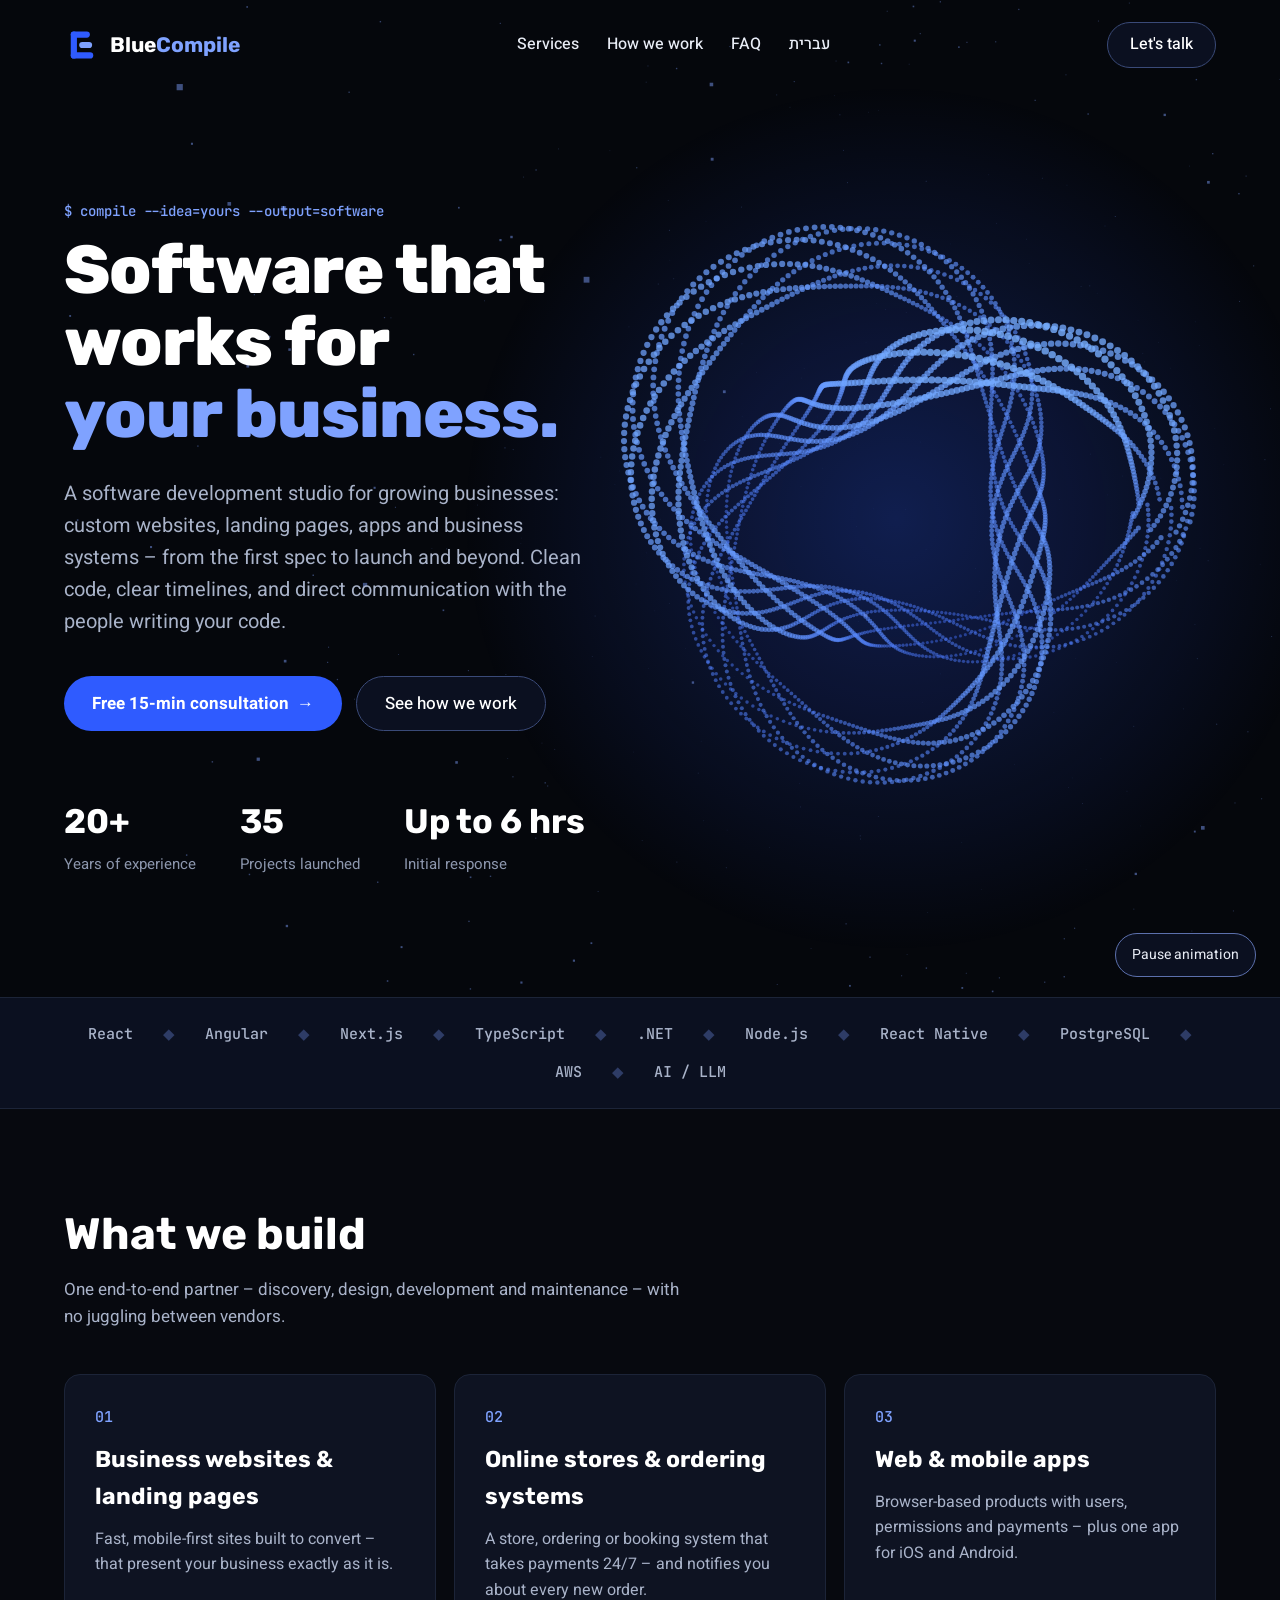
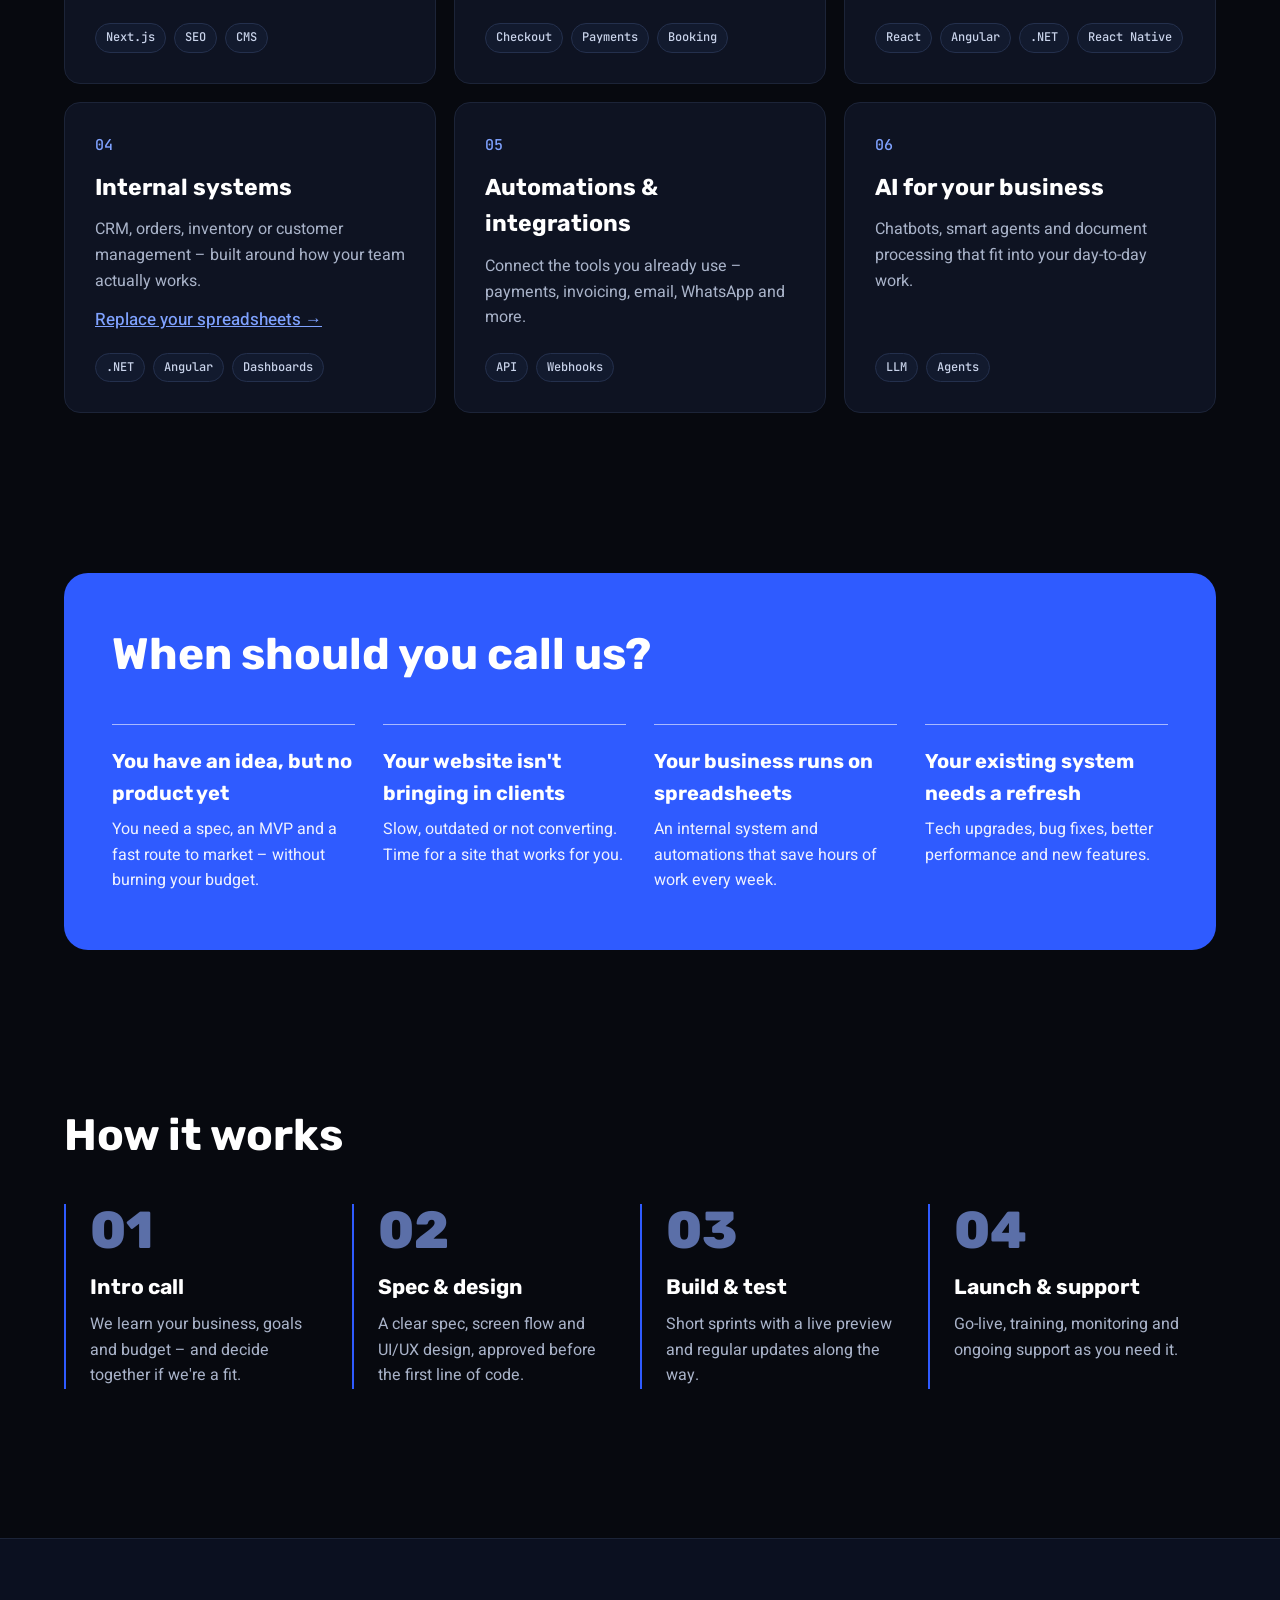
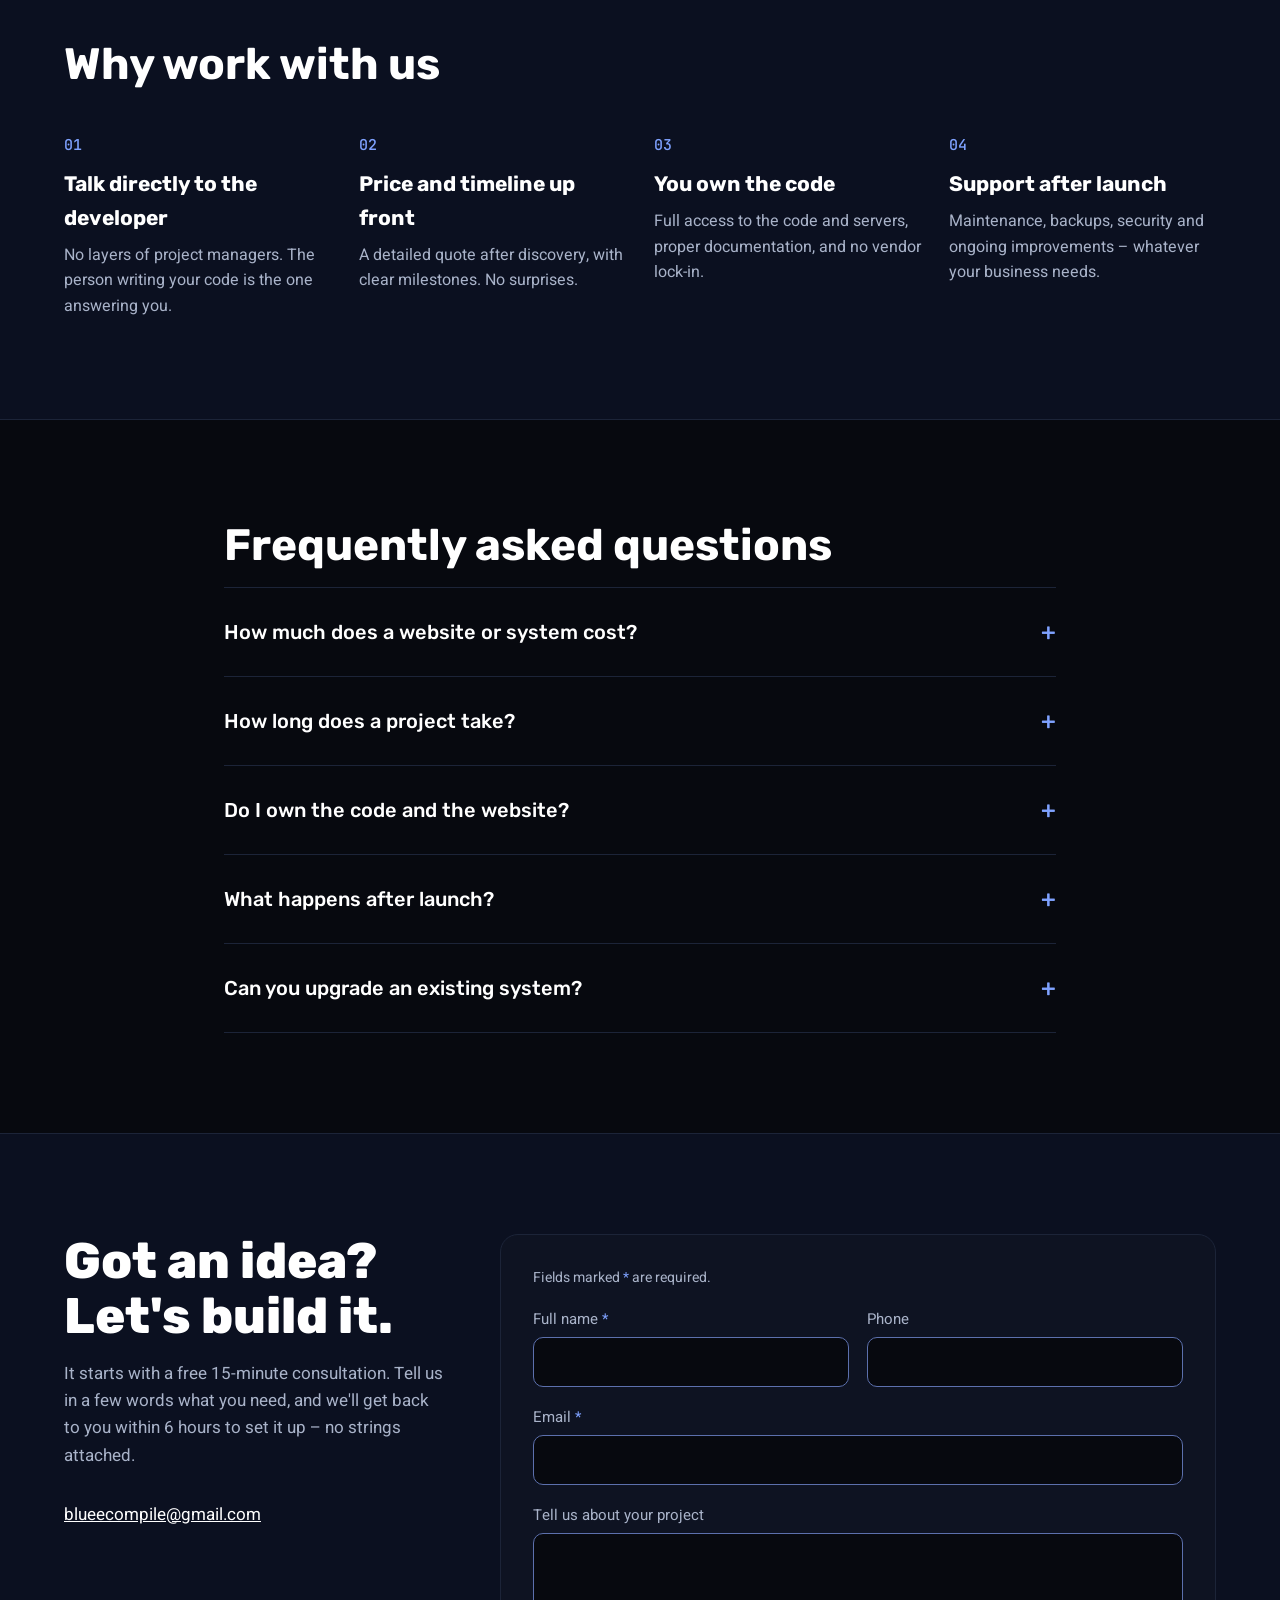
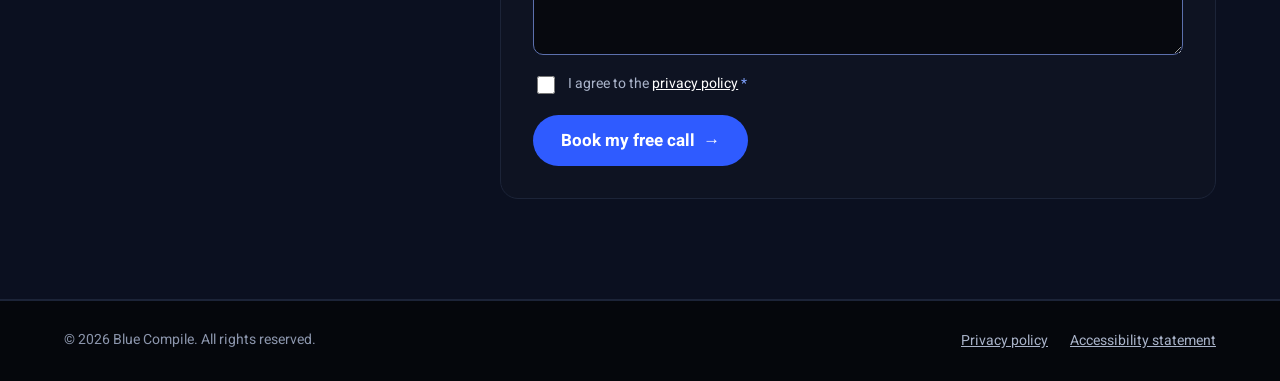
<file: index.html>
<!doctype html>
<html lang="en" dir="ltr">
<head>
<meta charset="utf-8">
<meta http-equiv="Content-Security-Policy" content="default-src 'self'; script-src 'self' https://gc.zgo.at 'sha256-ZF6asi5tMLktMOJkgpYoQeKQSBmZ2P6BsjSql/QqwnU='; style-src 'self'; font-src 'self'; img-src 'self' data: https://bluecompile.goatcounter.com; connect-src 'self' https://api.web3forms.com https://bluecompile.goatcounter.com; form-action https://api.web3forms.com; base-uri 'self'; object-src 'none'; upgrade-insecure-requests">
<meta name="referrer" content="strict-origin-when-cross-origin">
<meta name="viewport" content="width=device-width, initial-scale=1">
<title>Blue Compile | Custom Software Development, Websites &amp; Business Systems</title>
<meta name="description" content="Software development studio with 20+ years of experience: websites, online stores, web apps and custom business systems in .NET, Angular and React.">
<meta name="theme-color" content="#05070C">
<link rel="canonical" href="https://bluecompile.com/">
<link rel="icon" href="favicon.svg" type="image/svg+xml">
<meta property="og:type" content="website">
<meta property="og:site_name" content="Blue Compile">
<meta property="og:url" content="https://bluecompile.com/">
<meta property="og:title" content="Blue Compile – Custom software for your business">
<meta property="og:description" content="Websites, landing pages, online stores, web apps and business systems. 20+ years of experience.">
<meta property="og:image" content="https://bluecompile.com/og-image.png">
<meta property="og:image:width" content="1200">
<meta property="og:image:height" content="630">
<meta property="og:locale" content="en_US">
<meta property="og:locale:alternate" content="he_IL">
<meta name="twitter:card" content="summary_large_image">
<script type="application/ld+json">
[
 {
  "@context": "https://schema.org",
  "@type": "Organization",
  "@id": "https://bluecompile.com/#org",
  "name": "Blue Compile",
  "url": "https://bluecompile.com/",
  "logo": "https://bluecompile.com/favicon.svg",
  "image": "https://bluecompile.com/og-image.png",
  "email": "blueecompile@gmail.com",
  "description": "Software development studio with 20+ years of experience: websites, online stores, web apps and custom business systems in .NET, Angular and React.",
  "areaServed": [
   "IL",
   "US"
  ],
  "knowsAbout": [
   "Software development",
   "Web development",
   "Landing pages",
   "E-commerce",
   "Online ordering systems",
   ".NET",
   "Angular",
   "React",
   "Next.js",
   "Node.js",
   "TypeScript",
   "React Native",
   "PostgreSQL",
   "AWS"
  ],
  "sameAs": [
   "https://bluecompile.co.il/",
   "https://github.com/bluecompilehq",
   "https://www.instagram.com/blueecompile/"
  ]
 },
 {
  "@context": "https://schema.org",
  "@type": "WebSite",
  "name": "Blue Compile",
  "url": "https://bluecompile.com/",
  "inLanguage": "en",
  "publisher": {
   "@id": "https://bluecompile.com/#org"
  }
 },
 {
  "@context": "https://schema.org",
  "@type": "FAQPage",
  "mainEntity": [
   {
    "@type": "Question",
    "name": "How much does a website or system cost?",
    "acceptedAnswer": {
     "@type": "Answer",
     "text": "It depends on scope. After a short intro call we'll send you a detailed quote tailored to your project."
    }
   },
   {
    "@type": "Question",
    "name": "How long does a project take?",
    "acceptedAnswer": {
     "@type": "Answer",
     "text": "It depends on the scope. The exact timeline is set during discovery, together with clear milestones."
    }
   },
   {
    "@type": "Question",
    "name": "Do I own the code and the website?",
    "acceptedAnswer": {
     "@type": "Answer",
     "text": "Yes. At the end of the project you get full access to the code, servers and all accounts."
    }
   },
   {
    "@type": "Question",
    "name": "What happens after launch?",
    "acceptedAnswer": {
     "@type": "Answer",
     "text": "You can continue with a maintenance plan covering updates, backups, security and improvements – or take the code elsewhere."
    }
   },
   {
    "@type": "Question",
    "name": "Can you upgrade an existing system?",
    "acceptedAnswer": {
     "@type": "Answer",
     "text": "Absolutely. We start with a review of the code and infrastructure and propose a step-by-step upgrade plan."
    }
   }
  ]
 }
]
</script>
<link rel="alternate" hreflang="en" href="https://bluecompile.com/">
<link rel="alternate" hreflang="x-default" href="https://bluecompile.com/">
<link rel="alternate" hreflang="he" href="https://bluecompile.co.il/">
<link rel="stylesheet" href="fonts.css">
<link rel="stylesheet" href="styles.css">
<script>window.goatcounter = {path: function (p) { return location.host + p; }};</script>
<script data-goatcounter="https://bluecompile.goatcounter.com/count" async src="https://gc.zgo.at/count.js"></script>
</head>
<body>

<a class="skip" href="#main">Skip to content</a>

<header id="top" class="hero">
  <canvas id="hero3d" aria-hidden="true"></canvas>
  <div class="hero-inner">
    <div class="nav wrap">
      <a href="#top" class="logo" aria-label="BlueCompile – back to top"><svg class="logo-mark" viewBox="0 0 64 64" aria-hidden="true" focusable="false"><rect x="12" y="8" width="11" height="48" rx="5.5" fill="#2F5BFF"/><rect x="12" y="8" width="34" height="11" rx="5.5" fill="#2F5BFF"/><rect x="27" y="26.5" width="23" height="11" rx="5.5" fill="#7FA2FF"/><rect x="12" y="45" width="40" height="11" rx="5.5" fill="#2F5BFF"/></svg><span class="logo-text">Blue<span>Compile</span></span></a>
      <nav aria-label="Main navigation" class="nav-links">
        <a href="#services">Services</a>
        <a href="#process">How we work</a>
        <a href="#faq">FAQ</a>
        <a href="https://bluecompile.co.il/" lang="he" hreflang="he">עברית</a>
      </nav>
      <a href="#contact" class="btn btn-ghost btn-sm">Let's talk</a>
    </div>
    <div class="wrap hero-body">
      <div class="hero-copy">
        <div class="eyebrow" aria-hidden="true">$ compile --idea=yours --output=software</div>
        <h1>Software that<br>works for<br><span class="hl">your business.</span></h1>
        <p class="lead">A software development studio for growing businesses: custom websites, landing pages, apps and business systems – from the first spec to launch and beyond. Clean code, clear timelines, and direct communication with the people writing your code.</p>
        <div class="ctas">
          <a href="#contact" class="btn btn-primary">Free 15-min consultation <span aria-hidden="true">→</span></a>
          <a href="#process" class="btn btn-ghost">See how we work</a>
        </div>
        <div class="stats">
          <div><strong>20+</strong><span>Years of experience</span></div>
          <div><strong>35</strong><span>Projects launched</span></div>
          <div><strong>Up to 6 hrs</strong><span>Initial response</span></div>
        </div>
      </div>
    </div>
    <button type="button" class="anim-toggle" id="animToggle" data-pause="Pause animation" data-play="Play animation" hidden>Pause animation</button>
  </div>
</header>

<main id="main" tabindex="-1">

<section aria-label="Technologies" class="strip">
  <div class="wrap strip-inner">
    <span>React</span><i aria-hidden="true">◆</i><span>Angular</span><i aria-hidden="true">◆</i><span>Next.js</span><i aria-hidden="true">◆</i><span>TypeScript</span><i aria-hidden="true">◆</i><span>.NET</span><i aria-hidden="true">◆</i><span>Node.js</span><i aria-hidden="true">◆</i><span>React Native</span><i aria-hidden="true">◆</i><span>PostgreSQL</span><i aria-hidden="true">◆</i><span>AWS</span><i aria-hidden="true">◆</i><span>AI / LLM</span>
  </div>
</section>

<section id="services" class="wrap section">
  <h2>What we build</h2>
  <p class="sub">One end-to-end partner – discovery, design, development and maintenance – with no juggling between vendors.</p>
  <div class="grid grid-cards">
    <article class="card"><div class="num" aria-hidden="true">01</div><h3>Business websites &amp; landing pages</h3><p>Fast, mobile-first sites built to convert – that present your business exactly as it is.</p><div class="tags"><span>Next.js</span><span>SEO</span><span>CMS</span></div></article>
    <article class="card"><div class="num" aria-hidden="true">02</div><h3>Online stores &amp; ordering systems</h3><p>A store, ordering or booking system that takes payments 24/7 – and notifies you about every new order.</p><div class="tags"><span>Checkout</span><span>Payments</span><span>Booking</span></div></article>
    <article class="card"><div class="num" aria-hidden="true">03</div><h3>Web &amp; mobile apps</h3><p>Browser-based products with users, permissions and payments – plus one app for iOS and Android.</p><div class="tags"><span>React</span><span>Angular</span><span>.NET</span><span>React Native</span></div></article>
    <article class="card"><div class="num" aria-hidden="true">04</div><h3>Internal systems</h3><p>CRM, orders, inventory or customer management – built around how your team actually works.</p><a href="systems/" class="link">Replace your spreadsheets <span aria-hidden="true">→</span></a><div class="tags"><span>.NET</span><span>Angular</span><span>Dashboards</span></div></article>
    <article class="card"><div class="num" aria-hidden="true">05</div><h3>Automations &amp; integrations</h3><p>Connect the tools you already use – payments, invoicing, email, WhatsApp and more.</p><div class="tags"><span>API</span><span>Webhooks</span></div></article>
    <article class="card"><div class="num" aria-hidden="true">06</div><h3>AI for your business</h3><p>Chatbots, smart agents and document processing that fit into your day-to-day work.</p><div class="tags"><span>LLM</span><span>Agents</span></div></article>
  </div>
</section>

<section class="wrap section-tight">
  <div class="when">
    <h2>When should you call us?</h2>
    <div class="grid grid-4">
      <div><h3>You have an idea, but no product yet</h3><p>You need a spec, an MVP and a fast route to market – without burning your budget.</p></div>
      <div><h3>Your website isn't bringing in clients</h3><p>Slow, outdated or not converting. Time for a site that works for you.</p></div>
      <div><h3>Your business runs on spreadsheets</h3><p>An internal system and automations that save hours of work every week.</p></div>
      <div><h3>Your existing system needs a refresh</h3><p>Tech upgrades, bug fixes, better performance and new features.</p></div>
    </div>
  </div>
</section>

<section id="process" class="wrap section">
  <h2>How it works</h2>
  <ol class="grid grid-4 steps">
    <li><div class="big" aria-hidden="true">01</div><h3>Intro call</h3><p>We learn your business, goals and budget – and decide together if we're a fit.</p></li>
    <li><div class="big" aria-hidden="true">02</div><h3>Spec &amp; design</h3><p>A clear spec, screen flow and UI/UX design, approved before the first line of code.</p></li>
    <li><div class="big" aria-hidden="true">03</div><h3>Build &amp; test</h3><p>Short sprints with a live preview and regular updates along the way.</p></li>
    <li><div class="big" aria-hidden="true">04</div><h3>Launch &amp; support</h3><p>Go-live, training, monitoring and ongoing support as you need it.</p></li>
  </ol>
</section>

<section class="band">
  <div class="wrap section">
    <h2>Why work with us</h2>
    <div class="grid grid-4 why">
      <div><div class="num" aria-hidden="true">01</div><h3>Talk directly to the developer</h3><p>No layers of project managers. The person writing your code is the one answering you.</p></div>
      <div><div class="num" aria-hidden="true">02</div><h3>Price and timeline up front</h3><p>A detailed quote after discovery, with clear milestones. No surprises.</p></div>
      <div><div class="num" aria-hidden="true">03</div><h3>You own the code</h3><p>Full access to the code and servers, proper documentation, and no vendor lock-in.</p></div>
      <div><div class="num" aria-hidden="true">04</div><h3>Support after launch</h3><p>Maintenance, backups, security and ongoing improvements – whatever your business needs.</p></div>
    </div>
  </div>
</section>

<section id="faq" class="wrap narrow section">
  <h2>Frequently asked questions</h2>
  <details><summary><span>How much does a website or system cost?</span><i aria-hidden="true">+</i></summary><p>It depends on scope. After a short intro call we'll send you a detailed quote tailored to your project.</p></details>
  <details><summary><span>How long does a project take?</span><i aria-hidden="true">+</i></summary><p>It depends on the scope. The exact timeline is set during discovery, together with clear milestones.</p></details>
  <details><summary><span>Do I own the code and the website?</span><i aria-hidden="true">+</i></summary><p>Yes. At the end of the project you get full access to the code, servers and all accounts.</p></details>
  <details><summary><span>What happens after launch?</span><i aria-hidden="true">+</i></summary><p>You can continue with a maintenance plan covering updates, backups, security and improvements – or take the code elsewhere.</p></details>
  <details><summary><span>Can you upgrade an existing system?</span><i aria-hidden="true">+</i></summary><p>Absolutely. We start with a review of the code and infrastructure and propose a step-by-step upgrade plan.</p></details>
</section>

<section id="contact" class="band">
  <div class="wrap section contact">
    <div class="contact-copy">
      <h2 class="xl" id="contactTitle">Got an idea?<br>Let's build it.</h2>
      <p class="sub">It starts with a free 15-minute consultation. Tell us in a few words what you need, and we'll get back to you within 6 hours to set it up – no strings attached.</p>
      <div class="contact-links">
        <a href="mailto:blueecompile@gmail.com">blueecompile@gmail.com</a>
      </div>
    </div>
    <form class="form" id="contactForm" action="https://api.web3forms.com/submit" method="post" aria-labelledby="contactTitle">
      <input type="hidden" name="access_key" value="4b97d693-526b-404d-8cff-8bf46e7ca1a6">
      <input type="hidden" name="subject" value="New inquiry from the Blue Compile website (English)">
      <input type="checkbox" name="botcheck" class="hp" tabindex="-1" autocomplete="off" aria-hidden="true">
      <p class="form-note">Fields marked <span class="req">*</span> are required.</p>
      <div class="row">
        <label><span>Full name <span class="req" aria-hidden="true">*</span></span><input type="text" name="name" maxlength="100" autocomplete="name" required></label>
        <label><span>Phone</span><input type="tel" name="phone" maxlength="30" autocomplete="tel"></label>
      </div>
      <label><span>Email <span class="req" aria-hidden="true">*</span></span><input type="email" name="email" maxlength="254" autocomplete="email" required></label>
      <label><span>Tell us about your project</span><textarea name="message" maxlength="2000" rows="4"></textarea></label>
      <label class="check"><input type="checkbox" name="consent" required><span>I agree to the <a href="privacy.html">privacy policy</a> <span class="req" aria-hidden="true">*</span></span></label>
      <div class="status" id="formStatus" role="status" data-sending="Sending…" data-success="Thanks! We got your message and will be in touch soon." data-error="Something went wrong and your message wasn't sent. Please try again, or email us directly at blueecompile@gmail.com."></div>
      <button type="submit" class="btn btn-primary">Book my free call <span aria-hidden="true">→</span></button>
    </form>
  </div>
</section>

</main>

<footer class="footer">
  <div class="wrap footer-inner">
    <span>© <span id="year">2026</span> Blue Compile. All rights reserved.</span>
    <span class="footer-links"><a href="privacy.html">Privacy policy</a><a href="accessibility.html">Accessibility statement</a></span>
  </div>
</footer>

<script src="hero3d.js" defer></script>
<script src="main.js" defer></script>
</body>
</html>
</file>
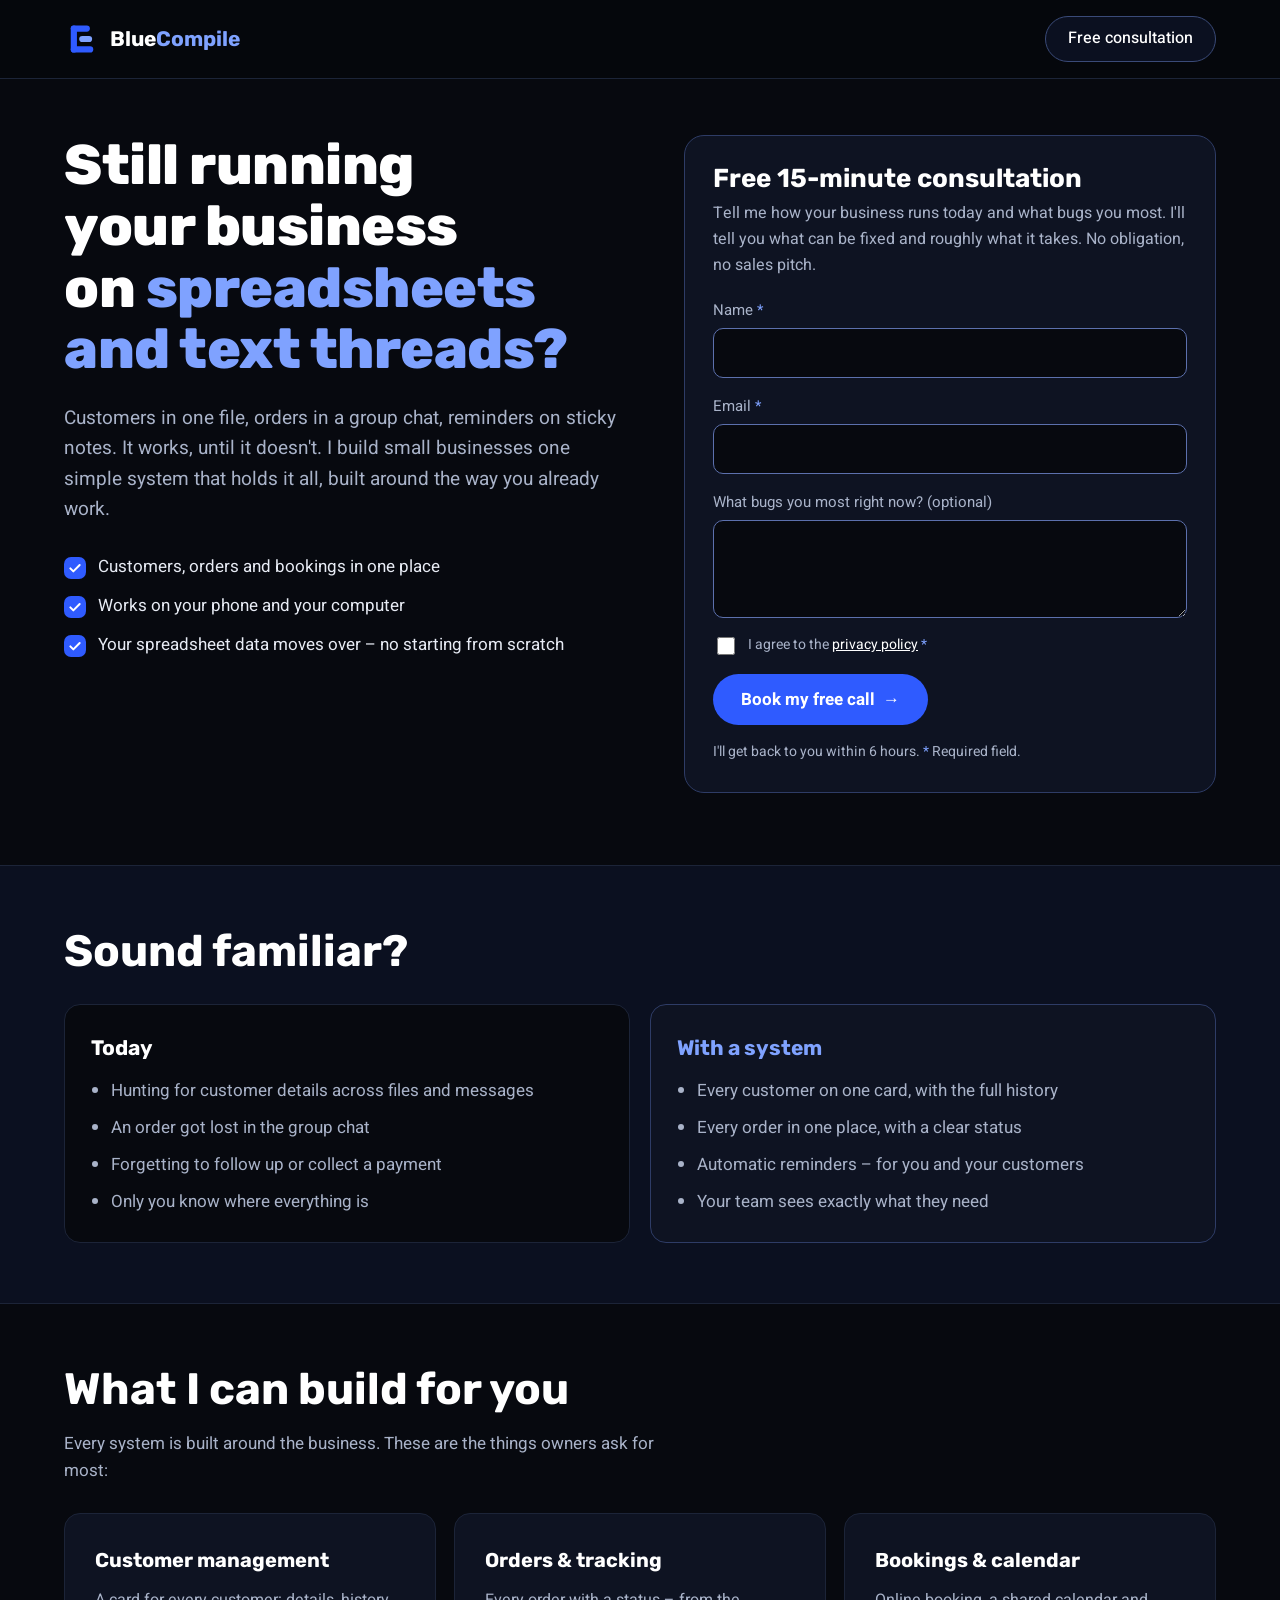
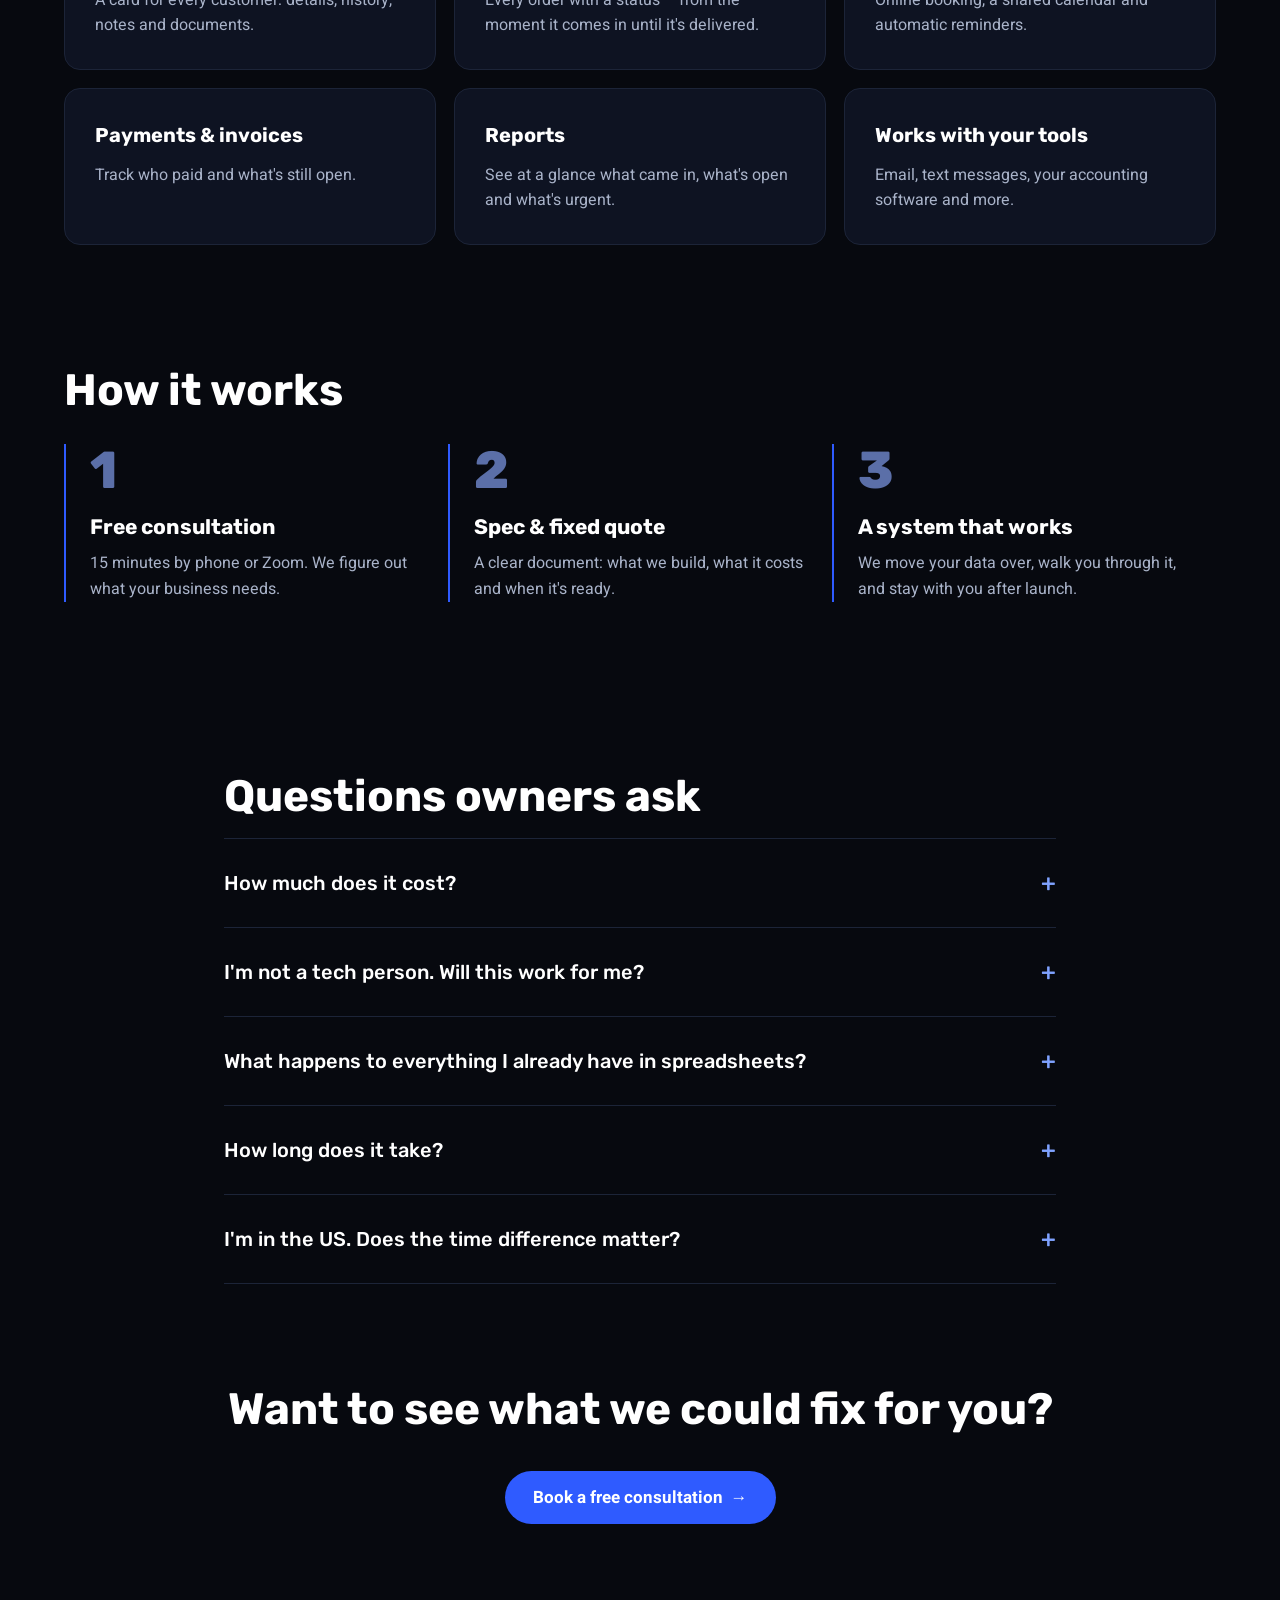
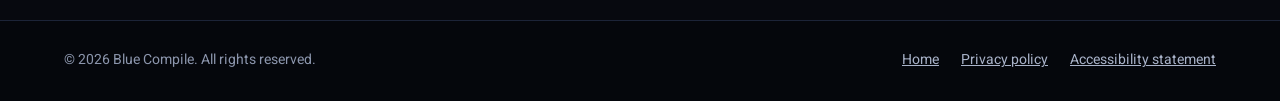
<file: systems/index.html>
<!doctype html>
<html lang="en" dir="ltr">
<head>
<meta charset="utf-8">
<meta http-equiv="Content-Security-Policy" content="default-src 'self'; script-src 'self' https://gc.zgo.at 'sha256-ZF6asi5tMLktMOJkgpYoQeKQSBmZ2P6BsjSql/QqwnU='; style-src 'self'; font-src 'self'; img-src 'self' data: https://bluecompile.goatcounter.com; connect-src 'self' https://api.web3forms.com https://bluecompile.goatcounter.com; form-action https://api.web3forms.com; base-uri 'self'; object-src 'none'; upgrade-insecure-requests">
<meta name="referrer" content="strict-origin-when-cross-origin">
<meta name="viewport" content="width=device-width, initial-scale=1, viewport-fit=cover">
<title>Custom Business Software for Small Businesses | Blue Compile</title>
<meta name="description" content="One simple system for customers, orders and bookings, built around how your small business works. Replace spreadsheets. Free 15-minute consultation.">
<meta name="theme-color" content="#05070C">
<link rel="canonical" href="https://bluecompile.com/systems/">
<link rel="alternate" hreflang="en" href="https://bluecompile.com/systems/">
<link rel="alternate" hreflang="he" href="https://bluecompile.co.il/systems/">
<link rel="alternate" hreflang="x-default" href="https://bluecompile.com/systems/">
<link rel="icon" href="../favicon.svg" type="image/svg+xml">
<meta property="og:type" content="website">
<meta property="og:site_name" content="Blue Compile">
<meta property="og:url" content="https://bluecompile.com/systems/">
<meta property="og:title" content="Still running your business on spreadsheets?">
<meta property="og:description" content="One system for customers, orders and bookings. Free 15-minute consultation.">
<meta property="og:image" content="https://bluecompile.com/og-image.png">
<meta property="og:locale" content="en_US">
<meta name="twitter:card" content="summary_large_image">
<link rel="stylesheet" href="../fonts.css">
<link rel="stylesheet" href="../styles.css">
<script>window.goatcounter = {path: function (p) { return location.host + p; }};</script>
<script data-goatcounter="https://bluecompile.goatcounter.com/count" async src="https://gc.zgo.at/count.js"></script>
<script type="application/ld+json">
{
 "@context": "https://schema.org",
 "@type": "Service",
 "name": "Custom business management software",
 "serviceType": "Custom business management software",
 "description": "One system for customers, orders and bookings, built around how your business works, including moving your existing spreadsheet data.",
 "url": "https://bluecompile.com/systems/",
 "inLanguage": "en",
 "areaServed": ["US", "IL"],
 "provider": {"@type": "Organization", "@id": "https://bluecompile.com/#org", "name": "Blue Compile", "url": "https://bluecompile.com/"},
 "offers": {"@type": "Offer", "name": "Free 15-minute consultation", "price": "0", "priceCurrency": "USD"}
}
</script>
<script type="application/ld+json">
{
 "@context": "https://schema.org",
 "@type": "FAQPage",
 "mainEntity": [
  {"@type": "Question", "name": "How much does it cost?", "acceptedAnswer": {"@type": "Answer", "text": "It depends on what your business needs. On the free call we figure out what you need, and then you get a clear written quote with a fixed price, with no obligation."}},
  {"@type": "Question", "name": "What happens to everything I already have in spreadsheets?", "acceptedAnswer": {"@type": "Answer", "text": "Your existing data moves into the new system, so you don't start from scratch."}},
  {"@type": "Question", "name": "I'm not a tech person. Will this work for me?", "acceptedAnswer": {"@type": "Answer", "text": "You don't need to be. The system is built with the screens and words you already use, and I stay with you after launch."}}
 ]
}
</script>
</head>
<body class="lp">

<a class="skip" href="#main">Skip to content</a>

<header class="page-head">
  <div class="nav wrap">
    <a href="../" class="logo" aria-label="BlueCompile – home"><svg class="logo-mark" viewBox="0 0 64 64" aria-hidden="true" focusable="false"><rect x="12" y="8" width="11" height="48" rx="5.5" fill="#2F5BFF"/><rect x="12" y="8" width="34" height="11" rx="5.5" fill="#2F5BFF"/><rect x="27" y="26.5" width="23" height="11" rx="5.5" fill="#7FA2FF"/><rect x="12" y="45" width="40" height="11" rx="5.5" fill="#2F5BFF"/></svg><span class="logo-text">Blue<span>Compile</span></span></a>
    <a href="#lead" class="btn btn-ghost btn-sm">Free consultation</a>
  </div>
</header>

<main id="main" tabindex="-1">

<section class="wrap lp-hero" aria-labelledby="lpTitle">
  <div class="lp-hero-copy">
    <h1 id="lpTitle">Still running your business on <span class="hl">spreadsheets and text threads?</span></h1>
    <p class="lead">Customers in one file, orders in a group chat, reminders on sticky notes. It works, until it doesn't. I build small businesses one simple system that holds it all, built around the way you already work.</p>
    <ul class="lp-ticks">
      <li>Customers, orders and bookings in one place</li>
      <li>Works on your phone and your computer</li>
      <li>Your spreadsheet data moves over – no starting from scratch</li>
    </ul>
  </div>

  <div class="lp-offer" id="lead">
    <h2 id="leadTitle">Free 15-minute consultation</h2>
    <p class="lp-offer-sub">Tell me how your business runs today and what bugs you most. I'll tell you what can be fixed and roughly what it takes. No obligation, no sales pitch.</p>
    <form class="form lp-form" id="contactForm" action="https://api.web3forms.com/submit" method="post" aria-labelledby="leadTitle">
      <input type="hidden" name="access_key" value="4b97d693-526b-404d-8cff-8bf46e7ca1a6">
      <input type="hidden" name="subject" value="Consultation request – Business systems page (English)">
      <input type="hidden" name="source" value="Landing page: business systems (EN)">
      <input type="checkbox" name="botcheck" class="hp" tabindex="-1" autocomplete="off" aria-hidden="true">
      <label><span>Name <span class="req" aria-hidden="true">*</span></span><input type="text" name="name" maxlength="100" autocomplete="name" required></label>
      <label><span>Email <span class="req" aria-hidden="true">*</span></span><input type="email" name="email" maxlength="254" autocomplete="email" required></label>
      <label><span>What bugs you most right now? (optional)</span><textarea name="message" maxlength="2000" rows="3"></textarea></label>
      <label class="check"><input type="checkbox" name="consent" required><span>I agree to the <a href="../privacy.html">privacy policy</a> <span class="req" aria-hidden="true">*</span></span></label>
      <div class="status" id="formStatus" role="status" data-sending="Sending…" data-success="Thanks! I got your details and will get back to you to set up the call." data-error="Something went wrong and your details weren't sent. Please try again, or email me directly at blueecompile@gmail.com."></div>
      <button type="submit" class="btn btn-primary lp-submit">Book my free call <span aria-hidden="true">→</span></button>
      <p class="form-note">I'll get back to you within 6 hours. <span class="req">*</span> Required field.</p>
    </form>
  </div>
</section>

<section class="band" aria-labelledby="beforeAfter">
  <div class="wrap section-tight">
    <h2 id="beforeAfter">Sound familiar?</h2>
    <div class="lp-compare">
      <div class="lp-col lp-before">
        <h3>Today</h3>
        <ul>
          <li>Hunting for customer details across files and messages</li>
          <li>An order got lost in the group chat</li>
          <li>Forgetting to follow up or collect a payment</li>
          <li>Only you know where everything is</li>
        </ul>
      </div>
      <div class="lp-col lp-after">
        <h3>With a system</h3>
        <ul>
          <li>Every customer on one card, with the full history</li>
          <li>Every order in one place, with a clear status</li>
          <li>Automatic reminders – for you and your customers</li>
          <li>Your team sees exactly what they need</li>
        </ul>
      </div>
    </div>
  </div>
</section>

<section class="wrap section-tight" aria-labelledby="whatTitle">
  <h2 id="whatTitle">What I can build for you</h2>
  <p class="sub">Every system is built around the business. These are the things owners ask for most:</p>
  <div class="grid grid-cards lp-features">
    <div class="card"><h3>Customer management</h3><p>A card for every customer: details, history, notes and documents.</p></div>
    <div class="card"><h3>Orders &amp; tracking</h3><p>Every order with a status – from the moment it comes in until it's delivered.</p></div>
    <div class="card"><h3>Bookings &amp; calendar</h3><p>Online booking, a shared calendar and automatic reminders.</p></div>
    <div class="card"><h3>Payments &amp; invoices</h3><p>Track who paid and what's still open.</p></div>
    <div class="card"><h3>Reports</h3><p>See at a glance what came in, what's open and what's urgent.</p></div>
    <div class="card"><h3>Works with your tools</h3><p>Email, text messages, your accounting software and more.</p></div>
  </div>
</section>

<section class="wrap section-tight" aria-labelledby="howTitle">
  <h2 id="howTitle">How it works</h2>
  <ol class="grid grid-4 steps lp-steps">
    <li><div class="big" aria-hidden="true">1</div><h3>Free consultation</h3><p>15 minutes by phone or Zoom. We figure out what your business needs.</p></li>
    <li><div class="big" aria-hidden="true">2</div><h3>Spec &amp; fixed quote</h3><p>A clear document: what we build, what it costs and when it's ready.</p></li>
    <li><div class="big" aria-hidden="true">3</div><h3>A system that works</h3><p>We move your data over, walk you through it, and stay with you after launch.</p></li>
  </ol>
</section>

<section class="wrap narrow section-tight" aria-labelledby="lpFaq">
  <h2 id="lpFaq">Questions owners ask</h2>
  <details><summary><span>How much does it cost?</span><i aria-hidden="true">+</i></summary><p>It depends on what your business needs. On the free call we figure out what you need, and then you get a clear written quote with a fixed price, with no obligation.</p></details>
  <details><summary><span>I'm not a tech person. Will this work for me?</span><i aria-hidden="true">+</i></summary><p>You don't need to be. The system is built with the screens and words you already use, and I stay with you after launch.</p></details>
  <details><summary><span>What happens to everything I already have in spreadsheets?</span><i aria-hidden="true">+</i></summary><p>Your existing data moves into the new system, so you don't start from scratch.</p></details>
  <details><summary><span>How long does it take?</span><i aria-hidden="true">+</i></summary><p>The timeline is set in the spec. We start with what matters most to you, so you can start using the system as soon as possible.</p></details>
  <details><summary><span>I'm in the US. Does the time difference matter?</span><i aria-hidden="true">+</i></summary><p>I'm based in Israel (GMT+2/+3), which overlaps with US mornings. Calls are scheduled at a time that works for you.</p></details>
</section>

<section class="wrap section-tight lp-final">
  <h2>Want to see what we could fix for you?</h2>
  <a href="#lead" class="btn btn-primary">Book a free consultation <span aria-hidden="true">→</span></a>
</section>

</main>

<footer class="footer">
  <div class="wrap footer-inner">
    <span>© <span id="year">2026</span> Blue Compile. All rights reserved.</span>
    <span class="footer-links"><a href="../">Home</a><a href="../privacy.html">Privacy policy</a><a href="../accessibility.html">Accessibility statement</a></span>
  </div>
</footer>

<aside aria-label="Shortcut to the free consultation"><a href="#lead" class="lp-sticky">Free 15-min consultation</a></aside>

<script src="../main.js" defer></script>
</body>
</html>
</file>
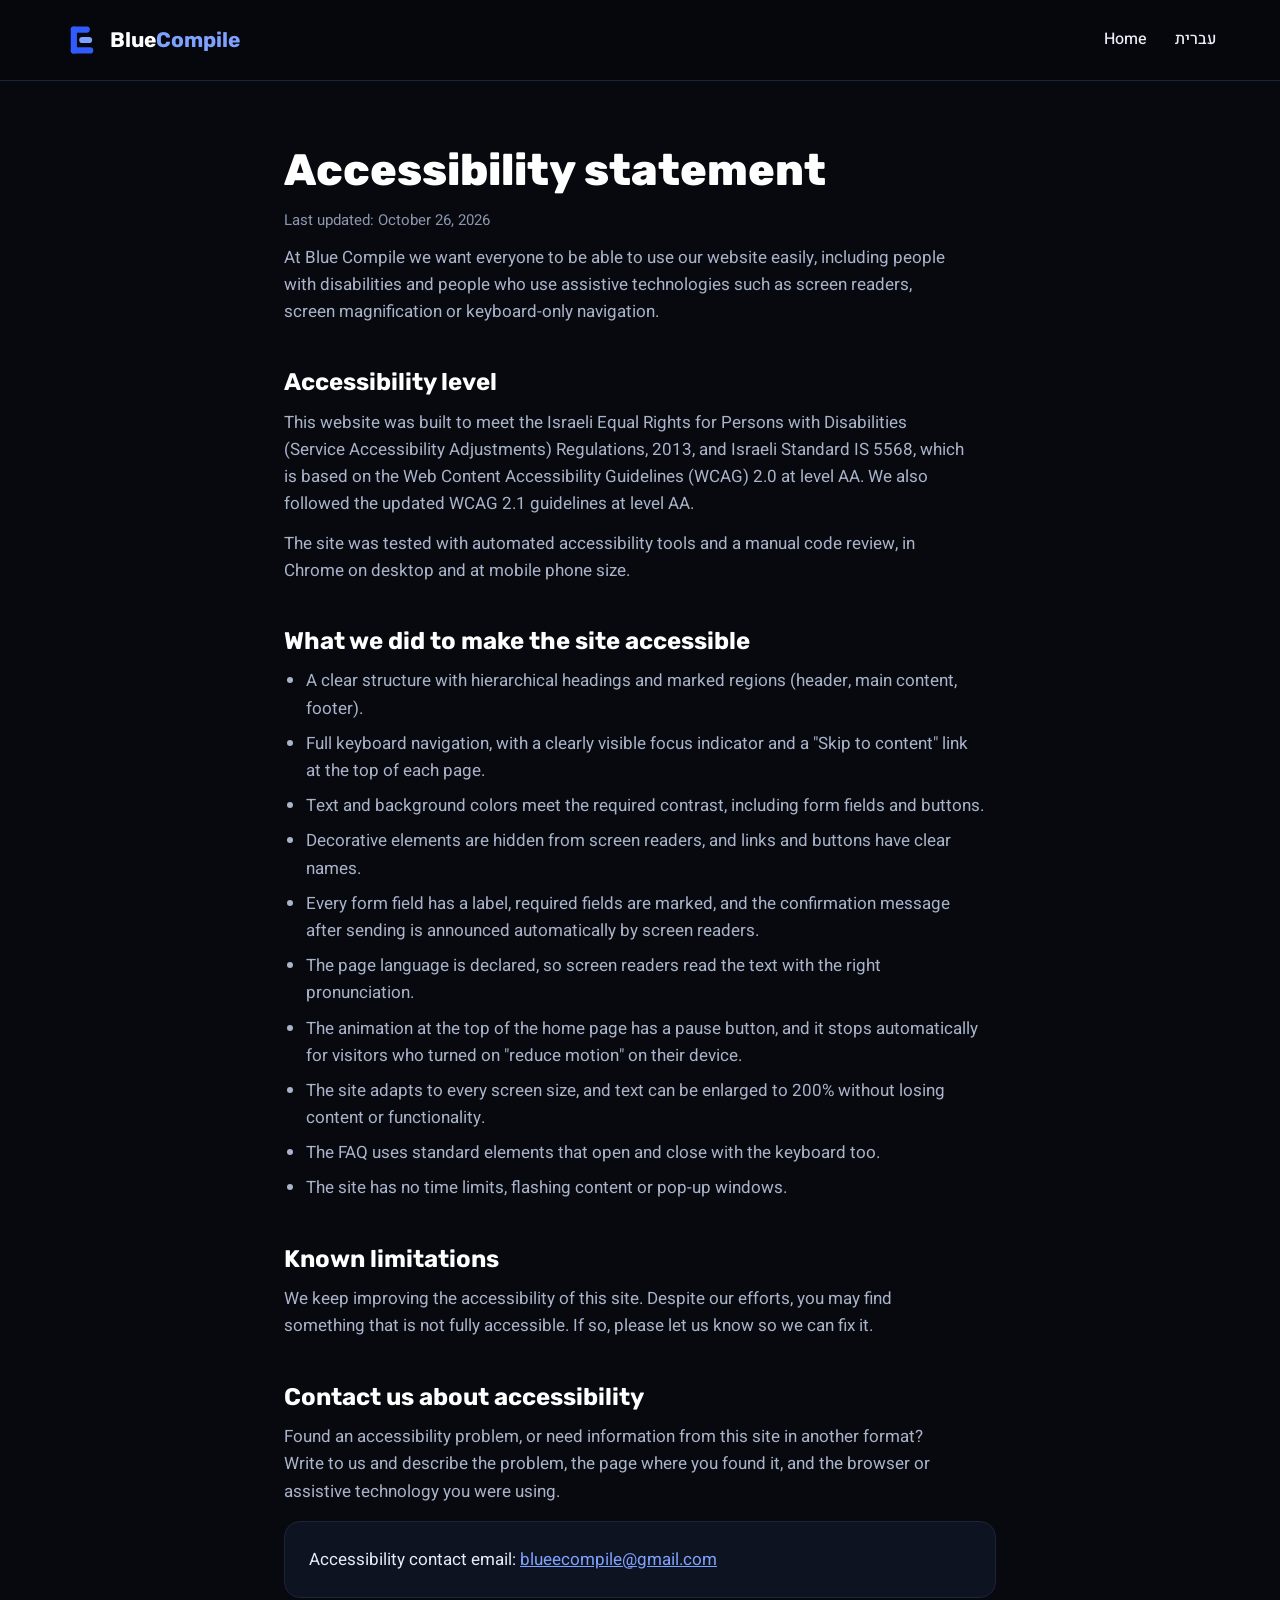
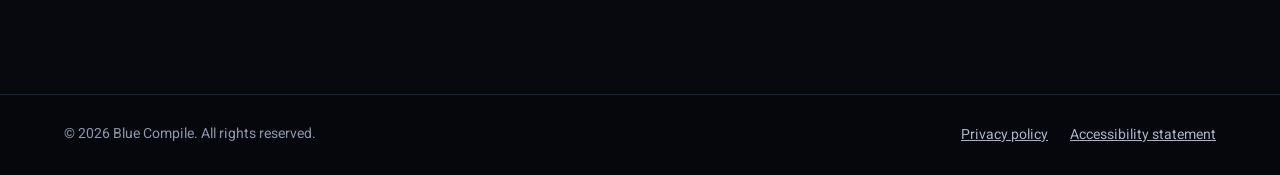
<file: accessibility.html>
<!doctype html>
<html lang="en" dir="ltr">
<head>
<meta charset="utf-8">
<meta http-equiv="Content-Security-Policy" content="default-src 'self'; script-src 'self' https://gc.zgo.at 'sha256-ZF6asi5tMLktMOJkgpYoQeKQSBmZ2P6BsjSql/QqwnU='; style-src 'self'; font-src 'self'; img-src 'self' data: https://bluecompile.goatcounter.com; connect-src 'self' https://api.web3forms.com https://bluecompile.goatcounter.com; form-action https://api.web3forms.com; base-uri 'self'; object-src 'none'; upgrade-insecure-requests">
<meta name="referrer" content="strict-origin-when-cross-origin">
<meta name="viewport" content="width=device-width, initial-scale=1">
<title>Accessibility statement | Blue Compile</title>
<meta name="description" content="Accessibility statement for the Blue Compile website: conformance level, adjustments made and how to contact us.">
<meta name="theme-color" content="#05070C">
<link rel="canonical" href="https://bluecompile.com/accessibility.html">
<link rel="icon" href="favicon.svg" type="image/svg+xml">
<meta property="og:image" content="https://bluecompile.com/og-image.png">
<link rel="alternate" hreflang="he" href="https://bluecompile.co.il/accessibility.html">
<link rel="alternate" hreflang="en" href="https://bluecompile.com/accessibility.html">
<link rel="alternate" hreflang="x-default" href="https://bluecompile.com/accessibility.html">
<link rel="stylesheet" href="fonts.css">
<link rel="stylesheet" href="styles.css">
<script>window.goatcounter = {path: function (p) { return location.host + p; }};</script>
<script data-goatcounter="https://bluecompile.goatcounter.com/count" async src="https://gc.zgo.at/count.js"></script>
</head>
<body>

<a class="skip" href="#main">Skip to content</a>

<header class="page-head">
  <div class="nav wrap">
    <a href="./" class="logo" dir="ltr" aria-label="BlueCompile – home"><svg class="logo-mark" viewBox="0 0 64 64" aria-hidden="true" focusable="false"><rect x="12" y="8" width="11" height="48" rx="5.5" fill="#2F5BFF"/><rect x="12" y="8" width="34" height="11" rx="5.5" fill="#2F5BFF"/><rect x="27" y="26.5" width="23" height="11" rx="5.5" fill="#7FA2FF"/><rect x="12" y="45" width="40" height="11" rx="5.5" fill="#2F5BFF"/></svg><span class="logo-text">Blue<span>Compile</span></span></a>
    <nav aria-label="Navigation" class="nav-links">
      <a href="./">Home</a>
      <a href="https://bluecompile.co.il/accessibility.html" lang="he" hreflang="he" aria-label="עברית">עברית</a>
    </nav>
  </div>
</header>

<main id="main" tabindex="-1" class="doc">
  <h1>Accessibility statement</h1>
  <p class="meta">Last updated: October 26, 2026</p>

  <p>At Blue Compile we want everyone to be able to use our website easily, including people with disabilities and people who use assistive technologies such as screen readers, screen magnification or keyboard-only navigation.</p>

  <h2>Accessibility level</h2>
  <p>This website was built to meet the Israeli Equal Rights for Persons with Disabilities (Service Accessibility Adjustments) Regulations, 2013, and Israeli Standard IS 5568, which is based on the Web Content Accessibility Guidelines (WCAG) 2.0 at level AA. We also followed the updated WCAG 2.1 guidelines at level AA.</p>
  <p>The site was tested with automated accessibility tools and a manual code review, in Chrome on desktop and at mobile phone size.</p>

  <h2>What we did to make the site accessible</h2>
  <ul>
    <li>A clear structure with hierarchical headings and marked regions (header, main content, footer).</li>
    <li>Full keyboard navigation, with a clearly visible focus indicator and a "Skip to content" link at the top of each page.</li>
    <li>Text and background colors meet the required contrast, including form fields and buttons.</li>
    <li>Decorative elements are hidden from screen readers, and links and buttons have clear names.</li>
    <li>Every form field has a label, required fields are marked, and the confirmation message after sending is announced automatically by screen readers.</li>
    <li>The page language is declared, so screen readers read the text with the right pronunciation.</li>
    <li>The animation at the top of the home page has a pause button, and it stops automatically for visitors who turned on "reduce motion" on their device.</li>
    <li>The site adapts to every screen size, and text can be enlarged to 200% without losing content or functionality.</li>
    <li>The FAQ uses standard elements that open and close with the keyboard too.</li>
    <li>The site has no time limits, flashing content or pop-up windows.</li>
  </ul>

  <h2>Known limitations</h2>
  <p>We keep improving the accessibility of this site. Despite our efforts, you may find something that is not fully accessible. If so, please let us know so we can fix it.</p>

  <h2>Contact us about accessibility</h2>
  <p>Found an accessibility problem, or need information from this site in another format? Write to us and describe the problem, the page where you found it, and the browser or assistive technology you were using.</p>
  <div class="contact-box">
    <p>Accessibility contact email: <a href="mailto:blueecompile@gmail.com">blueecompile@gmail.com</a></p>
  </div>
</main>

<footer class="footer">
  <div class="wrap footer-inner">
    <span>© <span id="year">2026</span> Blue Compile. All rights reserved.</span>
    <span class="footer-links"><a href="privacy.html">Privacy policy</a><a href="accessibility.html">Accessibility statement</a></span>
  </div>
</footer>

<script src="main.js" defer></script>
</body>
</html>
</file>
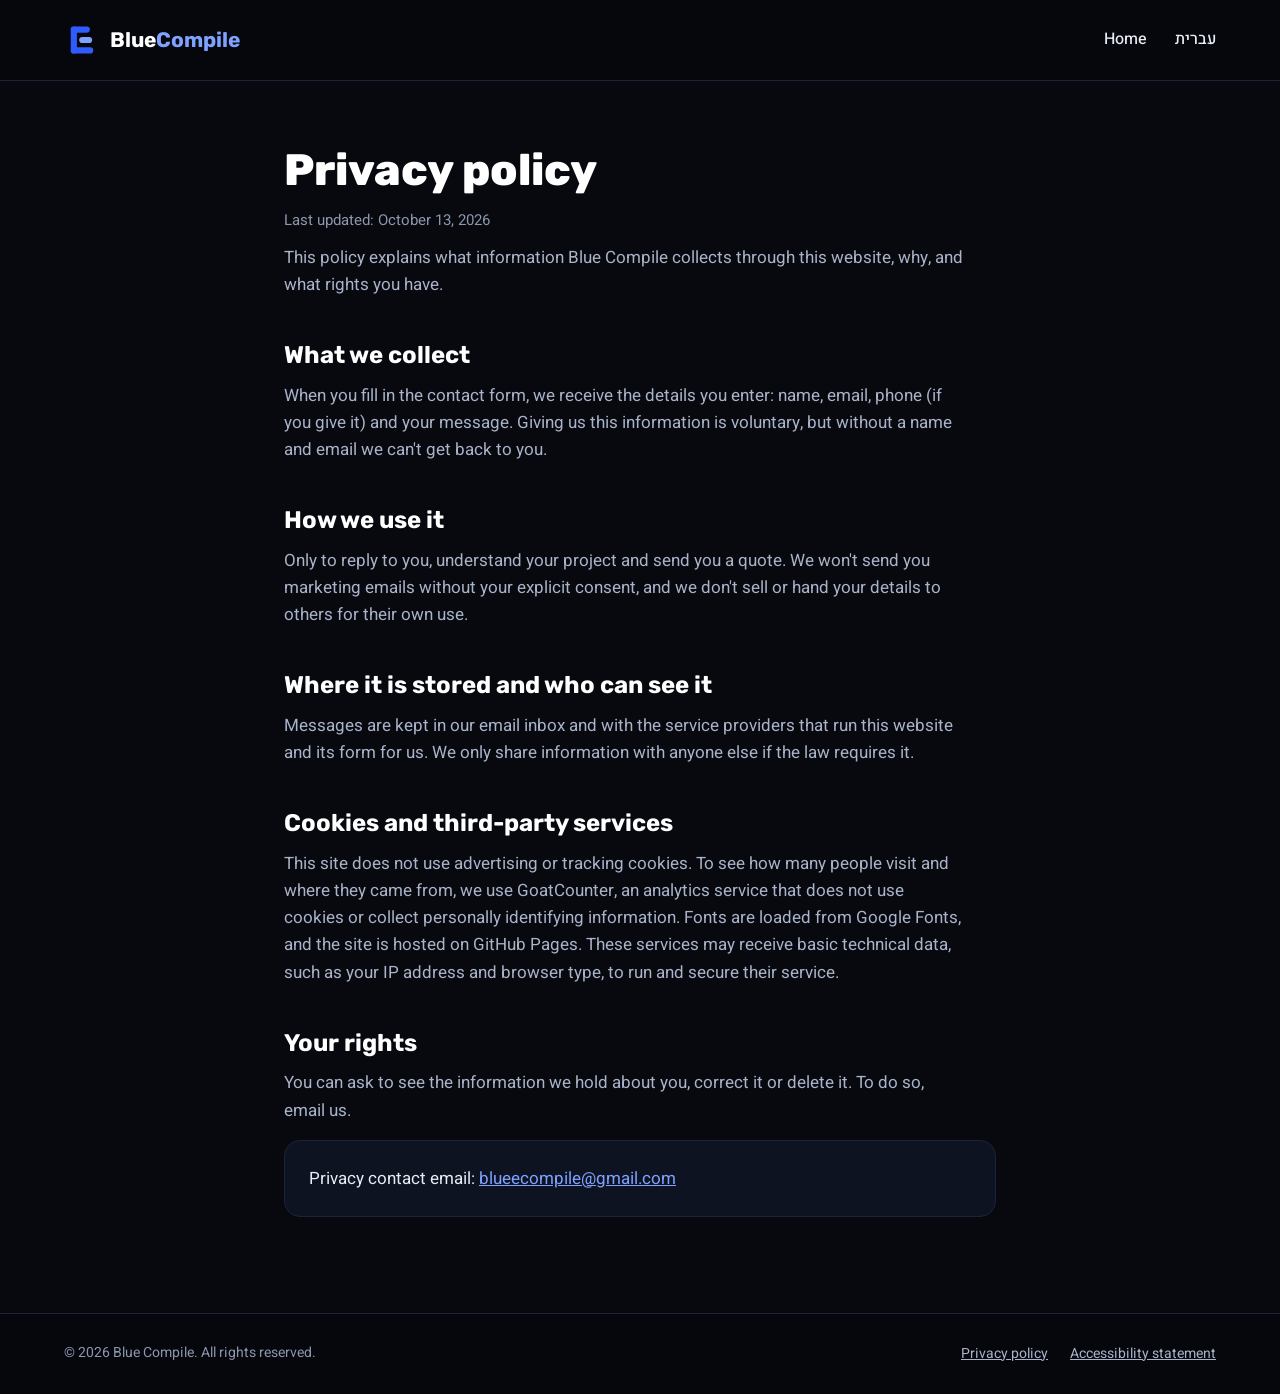
<file: privacy.html>
<!doctype html>
<html lang="en" dir="ltr">
<head>
<meta charset="utf-8">
<meta http-equiv="Content-Security-Policy" content="default-src 'self'; script-src 'self' https://gc.zgo.at 'sha256-ZF6asi5tMLktMOJkgpYoQeKQSBmZ2P6BsjSql/QqwnU='; style-src 'self'; font-src 'self'; img-src 'self' data: https://bluecompile.goatcounter.com; connect-src 'self' https://api.web3forms.com https://bluecompile.goatcounter.com; form-action https://api.web3forms.com; base-uri 'self'; object-src 'none'; upgrade-insecure-requests">
<meta name="referrer" content="strict-origin-when-cross-origin">
<meta name="viewport" content="width=device-width, initial-scale=1">
<title>Privacy policy | Blue Compile</title>
<meta name="description" content="Privacy policy for the Blue Compile website: what the contact form collects and how it is stored.">
<meta name="theme-color" content="#05070C">
<link rel="canonical" href="https://bluecompile.com/privacy.html">
<link rel="icon" href="favicon.svg" type="image/svg+xml">
<meta property="og:image" content="https://bluecompile.com/og-image.png">
<link rel="alternate" hreflang="he" href="https://bluecompile.co.il/privacy.html">
<link rel="alternate" hreflang="en" href="https://bluecompile.com/privacy.html">
<link rel="alternate" hreflang="x-default" href="https://bluecompile.com/privacy.html">
<link rel="stylesheet" href="fonts.css">
<link rel="stylesheet" href="styles.css">
<script>window.goatcounter = {path: function (p) { return location.host + p; }};</script>
<script data-goatcounter="https://bluecompile.goatcounter.com/count" async src="https://gc.zgo.at/count.js"></script>
</head>
<body>

<a class="skip" href="#main">Skip to content</a>

<header class="page-head">
  <div class="nav wrap">
    <a href="./" class="logo" dir="ltr" aria-label="BlueCompile – home"><svg class="logo-mark" viewBox="0 0 64 64" aria-hidden="true" focusable="false"><rect x="12" y="8" width="11" height="48" rx="5.5" fill="#2F5BFF"/><rect x="12" y="8" width="34" height="11" rx="5.5" fill="#2F5BFF"/><rect x="27" y="26.5" width="23" height="11" rx="5.5" fill="#7FA2FF"/><rect x="12" y="45" width="40" height="11" rx="5.5" fill="#2F5BFF"/></svg><span class="logo-text">Blue<span>Compile</span></span></a>
    <nav aria-label="Navigation" class="nav-links">
      <a href="./">Home</a>
      <a href="https://bluecompile.co.il/privacy.html" lang="he" hreflang="he" aria-label="עברית">עברית</a>
    </nav>
  </div>
</header>

<main id="main" tabindex="-1" class="doc">
  <h1>Privacy policy</h1>
  <p class="meta">Last updated: October 13, 2026</p>

  <p>This policy explains what information Blue Compile collects through this website, why, and what rights you have.</p>

  <h2>What we collect</h2>
  <p>When you fill in the contact form, we receive the details you enter: name, email, phone (if you give it) and your message. Giving us this information is voluntary, but without a name and email we can't get back to you.</p>

  <h2>How we use it</h2>
  <p>Only to reply to you, understand your project and send you a quote. We won't send you marketing emails without your explicit consent, and we don't sell or hand your details to others for their own use.</p>

  <h2>Where it is stored and who can see it</h2>
  <p>Messages are kept in our email inbox and with the service providers that run this website and its form for us. We only share information with anyone else if the law requires it.</p>

  <h2>Cookies and third-party services</h2>
  <p>This site does not use advertising or tracking cookies. To see how many people visit and where they came from, we use GoatCounter, an analytics service that does not use cookies or collect personally identifying information. Fonts are loaded from Google Fonts, and the site is hosted on GitHub Pages. These services may receive basic technical data, such as your IP address and browser type, to run and secure their service.</p>

  <h2>Your rights</h2>
  <p>You can ask to see the information we hold about you, correct it or delete it. To do so, email us.</p>
  <div class="contact-box">
    <p>Privacy contact email: <a href="mailto:blueecompile@gmail.com">blueecompile@gmail.com</a></p>
  </div>
</main>

<footer class="footer">
  <div class="wrap footer-inner">
    <span>© <span id="year">2026</span> Blue Compile. All rights reserved.</span>
    <span class="footer-links"><a href="privacy.html">Privacy policy</a><a href="accessibility.html">Accessibility statement</a></span>
  </div>
</footer>

<script src="main.js" defer></script>
</body>
</html>
</file>
<file: fonts.css>
/* Self-hosted fonts — no request reaches Google (GDPR-safe). Generated from @fontsource. */
@font-face{font-family:'Rubik';font-style:normal;font-weight:500;font-display:swap;src:url('fonts/rubik-latin-500.woff2') format('woff2');unicode-range:U+0000-00FF,U+0131,U+0152-0153,U+02BB-02BC,U+02C6,U+02DA,U+02DC,U+0304,U+0308,U+0329,U+2000-206F,U+20AC,U+2122,U+2191,U+2193,U+2212,U+2215,U+FEFF,U+FFFD}
@font-face{font-family:'Rubik';font-style:normal;font-weight:500;font-display:swap;src:url('fonts/rubik-hebrew-500.woff2') format('woff2');unicode-range:U+0307-0308,U+0590-05FF,U+200C-2010,U+20AA,U+25CC,U+FB1D-FB4F}
@font-face{font-family:'Rubik';font-style:normal;font-weight:700;font-display:swap;src:url('fonts/rubik-latin-700.woff2') format('woff2');unicode-range:U+0000-00FF,U+0131,U+0152-0153,U+02BB-02BC,U+02C6,U+02DA,U+02DC,U+0304,U+0308,U+0329,U+2000-206F,U+20AC,U+2122,U+2191,U+2193,U+2212,U+2215,U+FEFF,U+FFFD}
@font-face{font-family:'Rubik';font-style:normal;font-weight:700;font-display:swap;src:url('fonts/rubik-hebrew-700.woff2') format('woff2');unicode-range:U+0307-0308,U+0590-05FF,U+200C-2010,U+20AA,U+25CC,U+FB1D-FB4F}
@font-face{font-family:'Rubik';font-style:normal;font-weight:800;font-display:swap;src:url('fonts/rubik-latin-800.woff2') format('woff2');unicode-range:U+0000-00FF,U+0131,U+0152-0153,U+02BB-02BC,U+02C6,U+02DA,U+02DC,U+0304,U+0308,U+0329,U+2000-206F,U+20AC,U+2122,U+2191,U+2193,U+2212,U+2215,U+FEFF,U+FFFD}
@font-face{font-family:'Rubik';font-style:normal;font-weight:800;font-display:swap;src:url('fonts/rubik-hebrew-800.woff2') format('woff2');unicode-range:U+0307-0308,U+0590-05FF,U+200C-2010,U+20AA,U+25CC,U+FB1D-FB4F}
@font-face{font-family:'Heebo';font-style:normal;font-weight:400;font-display:swap;src:url('fonts/heebo-latin-400.woff2') format('woff2');unicode-range:U+0000-00FF,U+0131,U+0152-0153,U+02BB-02BC,U+02C6,U+02DA,U+02DC,U+0304,U+0308,U+0329,U+2000-206F,U+20AC,U+2122,U+2191,U+2193,U+2212,U+2215,U+FEFF,U+FFFD}
@font-face{font-family:'Heebo';font-style:normal;font-weight:400;font-display:swap;src:url('fonts/heebo-hebrew-400.woff2') format('woff2');unicode-range:U+0307-0308,U+0590-05FF,U+200C-2010,U+20AA,U+25CC,U+FB1D-FB4F}
@font-face{font-family:'Heebo';font-style:normal;font-weight:500;font-display:swap;src:url('fonts/heebo-latin-500.woff2') format('woff2');unicode-range:U+0000-00FF,U+0131,U+0152-0153,U+02BB-02BC,U+02C6,U+02DA,U+02DC,U+0304,U+0308,U+0329,U+2000-206F,U+20AC,U+2122,U+2191,U+2193,U+2212,U+2215,U+FEFF,U+FFFD}
@font-face{font-family:'Heebo';font-style:normal;font-weight:500;font-display:swap;src:url('fonts/heebo-hebrew-500.woff2') format('woff2');unicode-range:U+0307-0308,U+0590-05FF,U+200C-2010,U+20AA,U+25CC,U+FB1D-FB4F}
@font-face{font-family:'Heebo';font-style:normal;font-weight:700;font-display:swap;src:url('fonts/heebo-latin-700.woff2') format('woff2');unicode-range:U+0000-00FF,U+0131,U+0152-0153,U+02BB-02BC,U+02C6,U+02DA,U+02DC,U+0304,U+0308,U+0329,U+2000-206F,U+20AC,U+2122,U+2191,U+2193,U+2212,U+2215,U+FEFF,U+FFFD}
@font-face{font-family:'Heebo';font-style:normal;font-weight:700;font-display:swap;src:url('fonts/heebo-hebrew-700.woff2') format('woff2');unicode-range:U+0307-0308,U+0590-05FF,U+200C-2010,U+20AA,U+25CC,U+FB1D-FB4F}
@font-face{font-family:'JetBrains Mono';font-style:normal;font-weight:500;font-display:swap;src:url('fonts/jetbrains-mono-latin-500.woff2') format('woff2');unicode-range:U+0000-00FF,U+0131,U+0152-0153,U+02BB-02BC,U+02C6,U+02DA,U+02DC,U+0304,U+0308,U+0329,U+2000-206F,U+20AC,U+2122,U+2191,U+2193,U+2212,U+2215,U+FEFF,U+FFFD}
</file>
<file: styles.css>
:root{
  --bg:#07090F; --bg-deep:#05070C; --band:#0B1020; --surface:#0E1322;
  --line:#1C2438; --line-strong:#2E3C66; --input-border:#5C70AD;
  --text:#E8ECF5; --muted:#A9B3C9; --dim:#8C96AD; --white:#FFFFFF;
  --accent:#2F5BFF; --accent-light:#7FA2FF;
  --radius:16px; --max:1200px;
}
*{box-sizing:border-box}
html{scroll-behavior:smooth}
body{margin:0;background:var(--bg);color:var(--text);font-family:Heebo,sans-serif;font-size:17px;line-height:1.6}
a{color:var(--text)}
h1,h2,h3{font-family:Rubik,sans-serif;color:var(--white);margin:0}
p{margin:0}
img{max-width:100%}
.skip{position:absolute;inset-inline-start:8px;top:8px;transform:translateY(-200%);background:var(--accent);color:#fff;padding:8px 14px;border-radius:8px;z-index:10}
.skip:focus{transform:none}
.wrap{max-width:var(--max);margin:0 auto;padding-inline:24px}
.narrow{max-width:880px}
.section{padding-block:100px}
.section-tight{padding-block:60px}
.eyebrow{font-family:'JetBrains Mono',monospace;font-size:14px;color:var(--accent-light);margin-bottom:12px}
.eyebrow-light{color:#DCE3FF}
h2{font-weight:700;font-size:clamp(32px,4vw,44px);line-height:1.15;margin-bottom:16px}
h2.xl{font-weight:800;font-size:clamp(36px,5vw,50px);line-height:1.1}
.sub{color:var(--muted);max-width:620px}
.grid{display:grid;gap:18px;margin-top:44px}
.grid-cards{grid-template-columns:repeat(auto-fit,minmax(min(330px,100%),1fr))}
.grid-4{grid-template-columns:repeat(auto-fit,minmax(min(240px,100%),1fr));gap:28px}
.grid-3{grid-template-columns:repeat(auto-fit,minmax(min(320px,100%),1fr));gap:24px}
.grid-2{grid-template-columns:repeat(auto-fit,minmax(min(340px,100%),1fr));gap:24px;margin-top:0}

/* buttons */
.btn{display:inline-flex;align-items:center;gap:8px;min-height:44px;padding:13px 28px;border-radius:999px;text-decoration:none;font-weight:700;font-size:17px;border:none;cursor:pointer;font-family:inherit}
.btn-primary{background:var(--accent);color:#fff}

.btn-ghost{border:1.5px solid #3A4A78;background:var(--band);color:#fff;font-weight:500}
.btn-sm{padding:9px 22px;font-size:16px}

/* hero */
.hero{position:relative;overflow:hidden;min-height:780px;background:var(--bg-deep);border-bottom:1px solid var(--line)}
#hero3d{position:absolute;inset:0;width:100%;height:100%;display:block}
.hero-inner{position:relative}
.nav{display:flex;flex-wrap:wrap;align-items:center;justify-content:space-between;gap:16px;padding-block:22px}
.logo{display:flex;align-items:center;gap:10px;text-decoration:none;color:#fff}
.logo-mark{width:36px;height:36px;display:block;flex:none}
.logo-text{font-family:Rubik,sans-serif;font-weight:700;font-size:21px}
.logo-text span{color:var(--accent-light)}
.nav-links{display:flex;flex-wrap:wrap;gap:28px;font-weight:500;font-size:16px}
.nav-links a{text-decoration:none}
.hero-body{padding-block:110px 120px}
.hero-copy{max-width:620px}
.hero h1{font-weight:800;font-size:clamp(42px,6vw,68px);line-height:1.06;letter-spacing:-1px}
.hl{color:var(--accent-light)}
.lead{margin-top:28px;font-size:20px;color:var(--muted);max-width:520px}
.ctas{display:flex;flex-wrap:wrap;gap:14px;margin-top:38px}
.stats{display:flex;flex-wrap:wrap;gap:44px;margin-top:64px}
.stats strong{display:block;font-family:Rubik,sans-serif;font-size:34px;color:#fff}
.stats span{font-size:15px;color:var(--dim)}

/* strip */
.strip{background:var(--band);border-bottom:1px solid var(--line)}
.strip-inner{display:flex;flex-wrap:wrap;justify-content:center;gap:14px 30px;padding-block:24px;font-family:'JetBrains Mono',monospace;font-size:15px;color:var(--muted)}
.strip i{font-style:normal;color:var(--line-strong)}

/* cards */
.card{background:var(--surface);border:1px solid var(--line);border-radius:var(--radius);padding:30px;display:flex;flex-direction:column;gap:12px;transition:border-color .2s,transform .2s}

.card h3{font-size:23px}
.card p{color:var(--muted);font-size:16px}
.num{font-family:'JetBrains Mono',monospace;font-size:15px;color:var(--accent-light)}
.tags{display:flex;flex-wrap:wrap;gap:8px;margin-top:auto;padding-top:8px}
.tags span{font-family:'JetBrains Mono',monospace;font-size:12px;color:#C9D3EA;background:#121A2E;border:1px solid #24304D;padding:4px 10px;border-radius:999px}

/* when */
.when{background:var(--accent);color:#fff;border-radius:24px;padding:56px 48px}
.when h2{margin-bottom:0}
.when .grid>div{border-top:1px solid #A8B9FF;padding-top:20px}
.when h3{font-size:20px;margin-bottom:8px}
.when p{color:#EEF1FF;font-size:16px}

/* steps */
.steps{list-style:none;padding:0;margin-top:44px;gap:0}
.steps li{border-inline-start:2px solid var(--accent);padding-inline:24px;margin-bottom:32px}
.steps .big{font-family:Rubik,sans-serif;font-weight:800;font-size:52px;line-height:1;color:#5B6FA8}
.steps h3{margin:14px 0 8px;font-size:21px}
.steps p,.why p{color:var(--muted);font-size:16px}
.band{background:var(--band);border-block:1px solid var(--line)}
.why h3{margin:10px 0 8px;font-size:21px}

/* projects */
.row-between{display:flex;flex-wrap:wrap;justify-content:space-between;align-items:flex-end;gap:16px}
.row-between h2{margin-bottom:0}
.link{font-weight:500;color:var(--accent-light)}
.project{display:flex;flex-direction:column;gap:14px}
.shot{aspect-ratio:4/3;border-radius:var(--radius);background:var(--surface);border:1px dashed var(--line-strong);display:flex;align-items:center;justify-content:center;color:var(--dim);font-size:15px}
.ptag{font-family:'JetBrains Mono',monospace;font-size:13px;color:var(--dim)}
.project h3{font-size:22px}
.project p{color:var(--muted);font-size:16px}

/* quotes */
.quote{margin:0;background:var(--surface);border:1px solid var(--line);border-radius:var(--radius);padding:36px}
.quote blockquote{margin:0;font-family:Rubik,sans-serif;font-weight:500;font-size:22px;line-height:1.45;color:#fff}
.quote figcaption{margin-top:22px;display:flex;align-items:center;gap:12px}
.quote small{color:var(--dim);font-size:15px}
.avatar{width:44px;height:44px;border-radius:50%;background:var(--line);flex:none}

/* faq */
details{border-top:1px solid var(--line);padding:22px 0}
details:last-of-type{border-bottom:1px solid var(--line)}
summary{cursor:pointer;list-style:none;display:flex;justify-content:space-between;align-items:center;gap:16px;min-height:44px;font-family:Rubik,sans-serif;font-weight:500;font-size:20px;color:#fff}
summary::-webkit-details-marker{display:none}
summary i{font-style:normal;font-size:24px;color:var(--accent-light);transition:transform .2s}
details[open] summary i{transform:rotate(45deg)}
details p{margin-top:12px;color:var(--muted)}

/* contact */
.contact{display:flex;flex-wrap:wrap;gap:56px}
.contact-copy{flex:1 1 380px;min-width:0}
.contact-links{margin-top:32px;display:flex;flex-direction:column;gap:10px;font-size:17px}
.contact-links a{color:#fff}
.form{flex:999 1 480px;min-width:0;background:var(--surface);border:1px solid var(--line);border-radius:18px;padding:32px;display:flex;flex-direction:column;gap:18px}
.form .row{display:flex;flex-wrap:wrap;gap:18px}
.form .row label{flex:1 1 200px}
.form label{display:flex;flex-direction:column;gap:6px;font-size:15px;color:var(--muted)}
.form input[type=text],.form input[type=tel],.form input[type=email],.form textarea{font:inherit;background:var(--bg);border:1px solid var(--input-border);border-radius:10px;padding:12px 14px;color:#fff;min-height:44px}
.form input:focus,.form textarea:focus{outline:2px solid var(--accent-light);outline-offset:1px}
.form textarea{resize:vertical}
.form .check{flex-direction:row;align-items:flex-start;gap:10px;font-size:14px}
.form .check input{width:18px;height:18px;margin-top:3px}
.form .check a{color:#fff}
.form .btn{align-self:flex-start}
.status{background:#16244A;color:#fff;border-radius:10px;padding:14px 16px}
.status:empty{display:none}
.status.is-error{background:#3A1622}
.hp{display:none}
.form .btn:disabled{opacity:.6;cursor:wait}
.form .check>span{flex:1}

/* footer */
.footer{background:var(--bg-deep);color:var(--dim);font-size:14px;border-top:1px solid var(--line)}
.footer-inner{display:flex;flex-wrap:wrap;justify-content:space-between;gap:16px;padding-block:28px}
.footer-links{display:flex;flex-wrap:wrap;gap:22px}
.footer-links a{color:var(--muted)}

/* accessibility */
:focus-visible{outline:2px solid var(--accent-light);outline-offset:3px;border-radius:4px}
.btn:focus-visible{border-radius:999px}
.anim-toggle{position:absolute;inset-inline-end:24px;bottom:20px;z-index:2;min-height:44px;padding:8px 16px;border-radius:999px;border:1px solid var(--input-border);background:var(--band);color:var(--text);font:inherit;font-size:14px;cursor:pointer}

.req{color:var(--accent-light)}
.form-note{font-size:14px;color:var(--muted)}

/* text pages (accessibility statement) */
.page-head{border-bottom:1px solid var(--line);background:var(--bg-deep)}
.doc{max-width:760px;margin:0 auto;padding-inline:24px;padding-block:64px 96px}
.doc h1{font-weight:800;font-size:clamp(32px,4.5vw,44px);line-height:1.15;margin-bottom:12px;text-wrap:balance}
.doc h2{font-size:24px;margin:44px 0 12px}
.doc p,.doc li{color:var(--muted);max-width:68ch}
.doc p+p{margin-top:12px}
.doc ul{padding-inline-start:22px;margin:12px 0 0;display:grid;gap:8px}
.doc .meta{color:var(--dim);font-size:15px}
.doc .contact-box{margin-top:16px;background:var(--surface);border:1px solid var(--line);border-radius:var(--radius);padding:24px}
.doc .contact-box p{color:var(--text)}
.doc a{color:var(--accent-light)}

@media (max-width:640px){
  .section{padding-block:72px}
  .when{padding:40px 24px}
  .hero{min-height:auto}
  .hero-body{padding-block:56px 72px}
  .nav-links{order:3;width:100%;gap:18px}
}
@media (prefers-reduced-motion:reduce){
  html{scroll-behavior:auto}
  .card,.btn{transition:none}
  .btn:active{transform:none}
}

/* Minimum 24px target size for nav and footer links (WCAG 2.2 - 2.5.8) */
.nav-links a,.footer-links a{display:inline-flex;align-items:center;min-height:24px;min-width:24px}

/* Polish: hover only on devices with a real pointer, so effects do not stick after a tap */
@media (hover:hover){
  a:hover{color:var(--accent-light)}
  .btn-primary:hover{background:#2148E0;color:#fff}
  .card:hover{border-color:var(--line-strong);transform:translateY(-2px)}
  .anim-toggle:hover{border-color:var(--accent-light)}
}
/* Polish: smooth colour change and press feedback on buttons */
.btn{transition:background-color .2s ease,border-color .2s ease,color .2s ease,transform .15s ease-out}
.btn:active{transform:scale(.97)}
@media (prefers-reduced-motion:reduce){
  .btn{transition:none}
  .btn:active{transform:none}
}

/* landing page */
.lp .page-head .nav{padding-block:16px}
.lp-hero{display:flex;flex-wrap:wrap;gap:48px;align-items:flex-start;padding-block:56px 72px}
.lp-hero-copy{flex:1 1 420px;min-width:0}
.lp-hero h1{font-weight:800;font-size:clamp(36px,5vw,56px);line-height:1.1;letter-spacing:-.5px;text-wrap:balance}
.lp-hero .lead{margin-top:22px;font-size:19px;color:var(--muted);max-width:560px}
.lp-ticks{list-style:none;padding:0;margin:28px 0 0;display:grid;gap:12px}
.lp-ticks li{position:relative;padding-inline-start:34px;color:var(--text)}
.lp-ticks li::before{content:"";position:absolute;inset-inline-start:0;top:4px;width:22px;height:22px;border-radius:7px;background:var(--accent) url("data:image/svg+xml,%3Csvg xmlns='http://www.w3.org/2000/svg' viewBox='0 0 24 24'%3E%3Cpath d='M5 12.5l4.5 4.5L19 7.5' fill='none' stroke='white' stroke-width='3' stroke-linecap='round' stroke-linejoin='round'/%3E%3C/svg%3E") center/16px no-repeat}
.lp-offer{flex:1 1 380px;min-width:0;background:var(--surface);border:1px solid var(--line-strong);border-radius:20px;padding:28px;scroll-margin-top:16px}
.lp-offer h2{font-size:26px;margin-bottom:8px}
.lp-offer-sub{color:var(--muted);font-size:16px;margin-bottom:20px}
.lp-form{background:none;border:0;padding:0;gap:16px}
.lp-submit{align-self:stretch;justify-content:center}
.lp-compare{display:grid;grid-template-columns:repeat(auto-fit,minmax(min(300px,100%),1fr));gap:20px;margin-top:28px}
.lp-col{border-radius:var(--radius);padding:26px;border:1px solid var(--line)}
.lp-col h3{font-size:21px;margin-bottom:12px}
.lp-col ul{margin:0;padding-inline-start:20px;display:grid;gap:10px;color:var(--muted)}
.lp-before{background:var(--bg)}
.lp-after{background:var(--surface);border-color:var(--line-strong)}
.lp-after h3{color:var(--accent-light)}
.lp-features{margin-top:28px}
.lp-features .card h3{font-size:20px}
.lp-steps{margin-top:28px}
.lp-final{text-align:center;display:flex;flex-direction:column;align-items:center;gap:20px;padding-block:40px 96px}
.lp-sticky{display:none}
@media (max-width:820px){
  .lp-sticky{display:flex;position:fixed;inset-inline:12px;bottom:calc(12px + env(safe-area-inset-bottom,0px));z-index:5;justify-content:center;align-items:center;min-height:52px;border-radius:999px;background:var(--accent);color:#fff;font-weight:700;font-size:17px;text-decoration:none;box-shadow:0 10px 30px rgba(0,0,0,.45)}
  .lp-sticky:hover{color:#fff}
  .lp .footer{padding-bottom:80px}
  .lp .page-head .btn{display:none}
  .lp-hero{padding-block:32px 48px;gap:32px}
}
</file>
